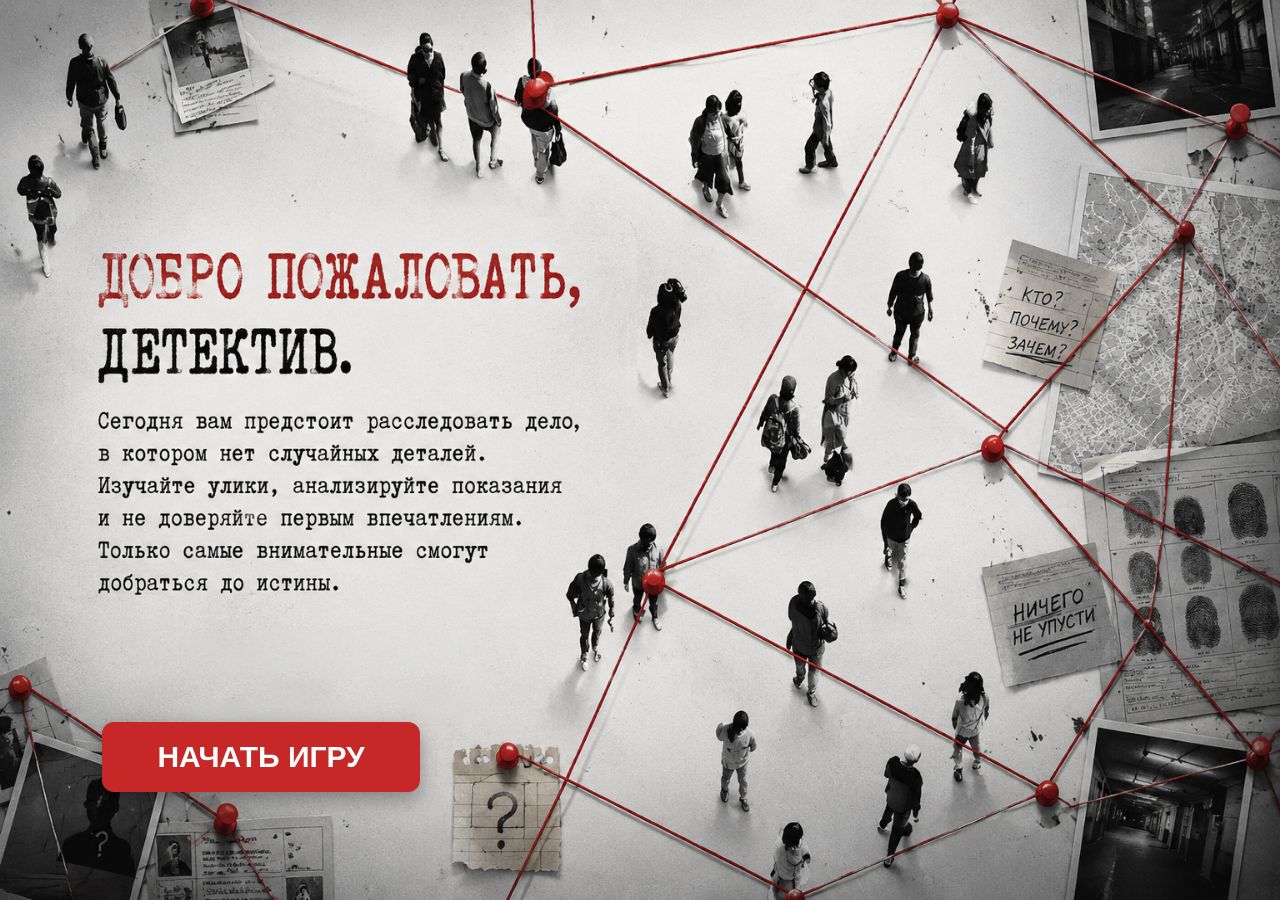
<file: index.html>
﻿<!DOCTYPE html>
<html lang="ru">

<head>

    <!-- Кодировка страницы -->
    <meta charset="UTF-8">

    <!-- Для правильного отображения на телефонах -->
    <meta name="viewport" content="width=device-width, initial-scale=1.0">

    <!-- Название вкладки браузера -->
    <title>KillCritic</title>

    <!-- Подключаем файл со всеми стилями сайта -->
    <link rel="stylesheet" href="css/style.css">

</head>

<!-- Класс страницы нужен, чтобы задать именно этот фон -->
<body class="page start-page">

    <!-- Кнопка перехода на страницу ввода пароля -->
    <a href="password.html"
       class="button start-button">

        НАЧАТЬ ИГРУ

    </a>

</body>

</html>
</file>
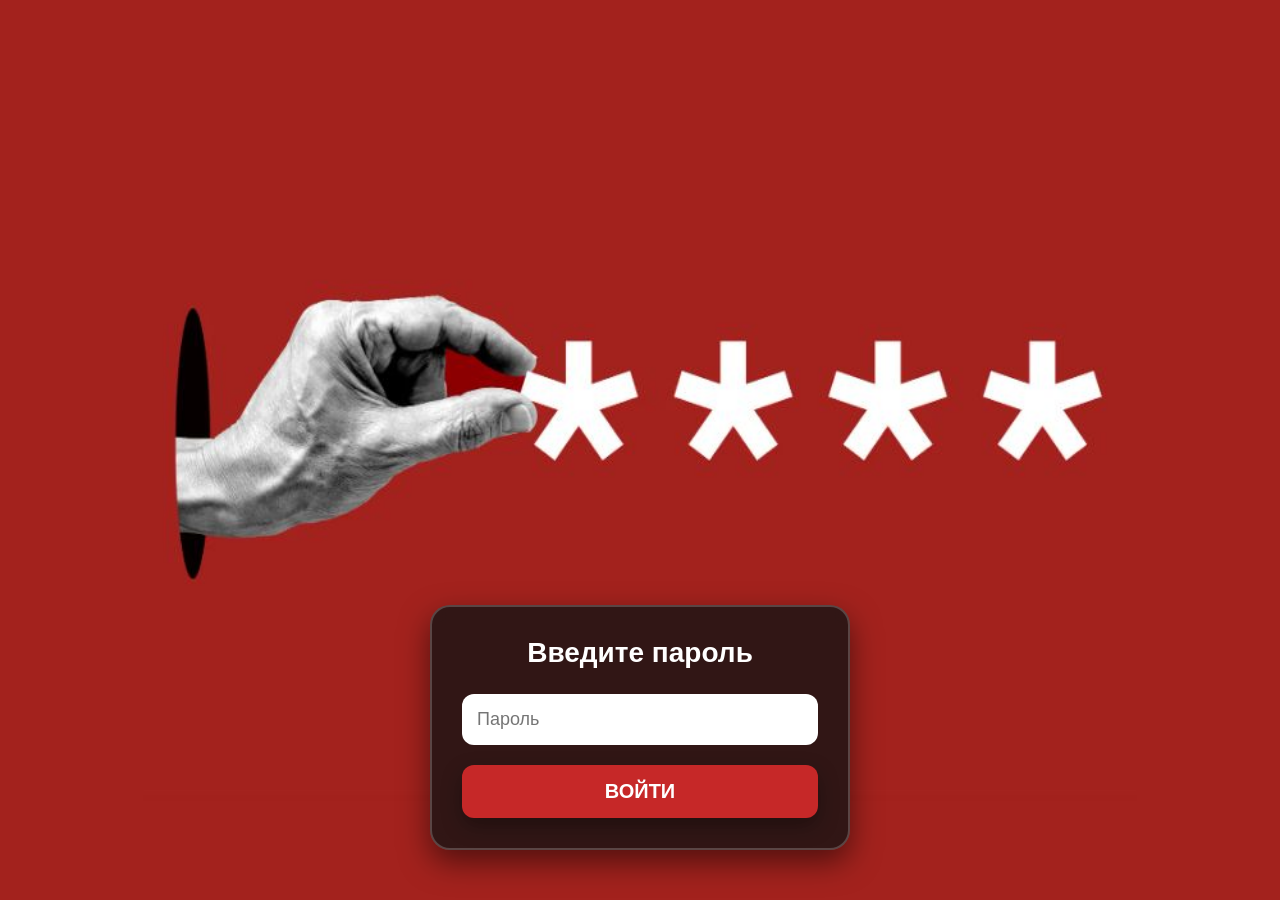
<file: password.html>
﻿<!DOCTYPE html>
<html lang="ru">

<head>

    <!-- Кодировка -->
    <meta charset="UTF-8">

    <!-- Для корректного отображения на телефонах -->
    <meta name="viewport" content="width=device-width, initial-scale=1.0">

    <!-- Название вкладки браузера -->
    <title>Password</title>

    <!-- Подключаем файл со стилями -->
    <link rel="stylesheet" href="css/style.css">

</head>

<!-- Класс страницы нужен, чтобы в CSS задать именно этот фон -->
<body class="page password-page">

    <!-- Окно ввода пароля, в CSS задать стиль окна для ввода пароля -->
    <div class="login-box">

        <h2>Введите пароль</h2>

        <!-- Поле ввода пароля -->
        <input id="password"
               type="password"
               placeholder="Пароль">

        <!-- Кнопка проверки пароля -->
        <button class="button login-button"
                onclick="checkPassword()">

            ВОЙТИ

        </button>

    </div>

    <script>

        /* Правильный пароль */
        const correctPassword = "Qwerty54321";

        /* Функция вызывается после нажатия кнопки */
        function checkPassword() {

            /* Получаем текст, который ввел пользователь */
            const enteredPassword =
                document.getElementById("password").value;

            /* Проверяем пароль */
            if (enteredPassword === correctPassword) {

                /* Если пароль правильный — переходим на следующую страницу */
                window.location.href = "desktop/desktop.html";

            } else {

                /* Если пароль неверный — показываем сообщение */
                alert("Неверный пароль!");

            }

        }

    </script>

</body>

</html>
</file>
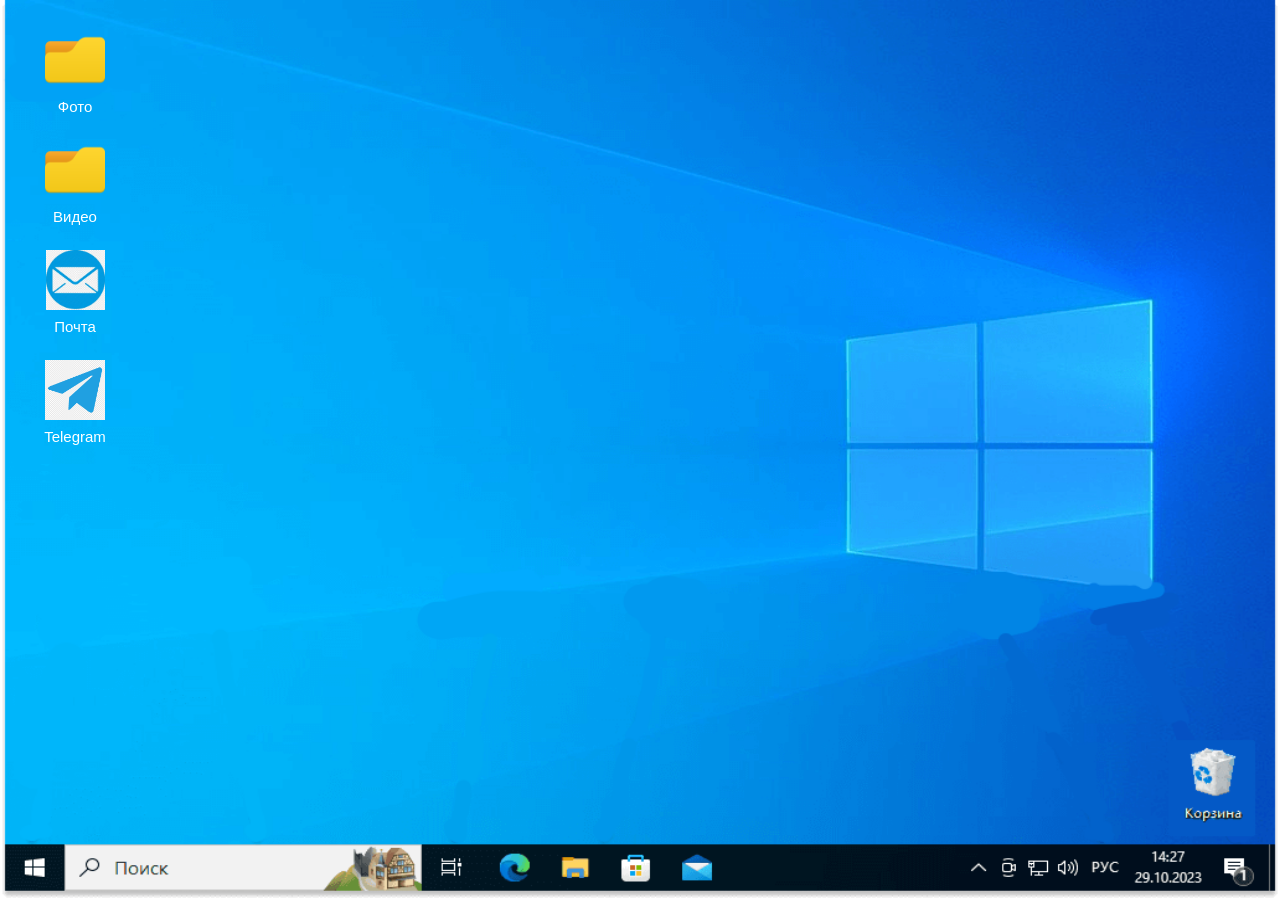
<file: desktop/desktop.html>
﻿<!DOCTYPE html>
<html lang="ru">

<head>
    <meta charset="UTF-8">
    <meta name="viewport" content="width=device-width, initial-scale=1.0">
    <title>Рабочий стол</title>

    <!-- Подключение общих стилей -->
    <link rel="stylesheet" href="../css/style.css">
</head>

<body class="page desktop-page">

    <!-- Рабочий стол -->
    <main class="desktop">

        <!-- Папка Фото -->
        <a href="photos.html" class="desktop-icon">
            <div class="icon folder"></div>
            <span>Фото</span>
        </a>

        <!-- Папка Видео -->
        <a href="videos.html" class="desktop-icon">
            <div class="icon folder"></div>
            <span>Видео</span>
        </a>

        <!-- Почта -->
        <a href="mail.html" class="desktop-icon">
            <div class="icon mail"></div>
            <span>Почта</span>
        </a>

        <!-- Telegram -->
        <a href="telegram.html" class="desktop-icon">
            <div class="icon telegram"></div>
            <span>Telegram</span>
        </a>

    </main>

</body>

</html>
</file>
<file: css/style.css>
﻿/* ==========================================
   ОБЩИЕ НАСТРОЙКИ ДЛЯ ВСЕГО САЙТА
========================================== */

/* Убираем стандартные отступы браузера */
* {
    margin: 0;
    padding: 0;
    box-sizing: border-box;
    font-family: Arial, Helvetica, sans-serif;
}

/* Настройки страницы */
html,
body {
    width: 100%;
    height: 100%;
    overflow: hidden;
}

/* ==========================================
   ОБЩИЕ НАСТРОЙКИ ФОНА СТРАНИЦ
========================================== */

.page {
    /* Заполнить весь экран и растянуть без обрезки */
    background-size: 100% 100%;
    /* Центрировать */
    background-position: center;
    /* Не повторять изображение */
    background-repeat: no-repeat;
    /* Занимать весь экран */
    width: 100%;
    height: 100vh;
}

/* Стартовая страница */
.start-page {
    background-image: url("../img/start_screen.jpg");
}

/* Страница ввода пароля */
.password-page {
    background-image: url("../img/password.jpg");
}

/* Рабочий стол */
.desktop-page {
    /* Фоновое изображение рабочего стола */
    background-image: url("../img/desktop.png");
    font-family: Arial, sans-serif;
    color: white;
}

/* ==========================================
   ОКНО ВВОДА ПАРОЛЯ
========================================== */

/* Стиль для окна ввода пароля */
.login-box {
    /* Абсолютное позиционирование. Позволяет разместить окно в нужном месте страницы */
    position: absolute;
    /* Сдвигаем левый край окна на 50% ширины страницы */
    left: 50%;
    /* Располагаем окно на расстоянии 50 пикселей от нижнего края страницы */
    bottom: 50px;
    /* Сдвигаем окно влево на половину его собственной ширины. Благодаря этому оно оказывается точно по центру */
    transform: translateX(-50%);
    /* Ширина окна — 420 пикселей */
    width: 420px;
    /* Если экран узкий (например, телефон), окно не станет шире 90% экрана */
    max-width: 90%;
    /* Внутренний отступ между содержимым и границами окна */
    padding: 30px;
    /* Цвет фона.
       rgba = красный, зелёный, синий, прозрачность.
       Здесь почти чёрный цвет с прозрачностью 80% */
    background: rgba(20,20,20,.8);
    /* Цвет текста внутри окна */
    color: white;
    /* Выравнивание текста по центру */
    text-align: center;
    /* Скругление углов окна */
    border-radius: 20px;
    /* Рамка:
       2px — толщина,
       solid — сплошная линия,
       rgba(...) — белый цвет с прозрачностью */
    border: 2px solid rgba(255,255,255,.2);
    /* Тень под окном.
       0 — смещение по горизонтали
       12px — смещение вниз
       30px — степень размытия
       rgba(...) — полупрозрачный чёрный цвет */
    box-shadow: 0 12px 30px rgba(0,0,0,.5);
    /* Размывает фон, который находится за окном. Благодаря этому окно выглядит как матовое стекло */
    backdrop-filter: blur(8px);
}

/* ==========================================
   ЗАГОЛОВОК
========================================== */

/* Стиль применяется ко всем заголовкам <h2> */
h2 {
    /* Отступ снизу 25 пикселей. Создает расстояние между заголовком и полем ввода */
    margin-bottom: 25px;
    /* Размер шрифта заголовка */
    font-size: 28px;
}

/* ==========================================
   ПОЛЕ ВВОДА
========================================== */

/* Стиль применяется только к полям ввода
   с типом password */
input[type="password"] {

    /* Поле занимает всю ширину родительского блока (.login-box) */
    width: 100%;

    /* Внутренний отступ между текстом и границами поля */
    padding: 15px;

    /* Размер шрифта вводимого текста */
    font-size: 18px;

    /* Убираем стандартную рамку браузера */
    border: none;

    /* Скругляем углы поля ввода */
    border-radius: 12px;

    /* Отступ снизу до кнопки */
    margin-bottom: 20px;

    /* Убираем стандартную рамку, которая появляется при выборе поля */
    outline: none;

}

    /* Когда пользователь нажал на поле или начал вводить пароль */
    input[type="password"]:focus {
        /* Добавляем красное свечение вокруг поля.
       Первые два нуля — смещение по X и Y.
       12px — степень размытия свечения.
       #ff3b3b — красный цвет свечения */
        box-shadow: 0 0 12px #ff3b3b;
    }

/* ==========================================
   КНОПКА
========================================== */

.button {
    /* Цвет кнопки */
    background: #c62828;
    /* Цвет текста */
    color: white;
    /* Убираем подчеркивание ссылки */
    text-decoration: none;
    /* Размер текста */
    font-size: 30px;
    /* Жирный текст */
    font-weight: bold;
    /* Внутренние отступы */
    padding: 18px 55px;
    /* Скругление углов */
    border-radius: 12px;
    /* Тень */
    box-shadow: 0 8px 20px rgba(0,0,0,.35);
    /* Плавная анимация */
    transition: .25s;
    display: inline-block;
    text-align: center;
    cursor: pointer;
}
    /* Когда мышка наведена */
    .button:hover {
        /* Цвет становится ярче */
        background: #e53935;
        /* Немного увеличиваем кнопку */
        transform: scale(1.05);
    }

    /* Когда кнопка нажата */
    .button:active {
        /* Немного уменьшаем кнопку */
        transform: scale(.98);
    }

/* Стартовая страница. Кнопка*/
.start-button {
    /* Абсолютное позиционирование */
    position: absolute;
    /* Отступ слева */
    left: 8%;
    /* Отступ снизу */
    bottom: 12%;
    /* Цвет кнопки */
}

/* Кнопка "Войти" */
.login-button {
    width: 100%;
    padding: 15px;
    font-size: 20px;
    border: none;
}

/* ==========================================
   РАБОЧИЙ СТОЛ
========================================== */

/* Контейнер рабочего стола */
.desktop {
    display: flex;
    flex-direction: column;
    gap: 25px;
    padding: 30px;
}

/* ==========================================
   Иконки
========================================== */
.desktop-icon {
    width: 90px;
    display: flex;
    flex-direction: column;
    align-items: center;
    text-decoration: none;
    color: white;
    cursor: pointer;
    transition: 0.2s;
}

    /* Подсветка */
    .desktop-icon:hover {
        background: rgba(255,255,255,0.15);
        border-radius: 10px;
    }

    /* Подпись */
    .desktop-icon span {
        margin-top: 8px;
        text-align: center;
        font-size: 15px;
    }

/* Общий стиль иконок */
.icon {
    width: 60px;
    height: 60px;
    display: flex;
    justify-content: center;
    align-items: center;
    font-size: 40px;
    background-size: contain;
    background-position: center;
    background-repeat: no-repeat;
}

/* Иконки */
.folder {
    background-image: url("../img/icons/folder.png");
}

.mail {
    background-image: url("../img/icons/mail.png");
}

.telegram {
    background-image: url("../img/icons/telegram.png");
}
</file>
